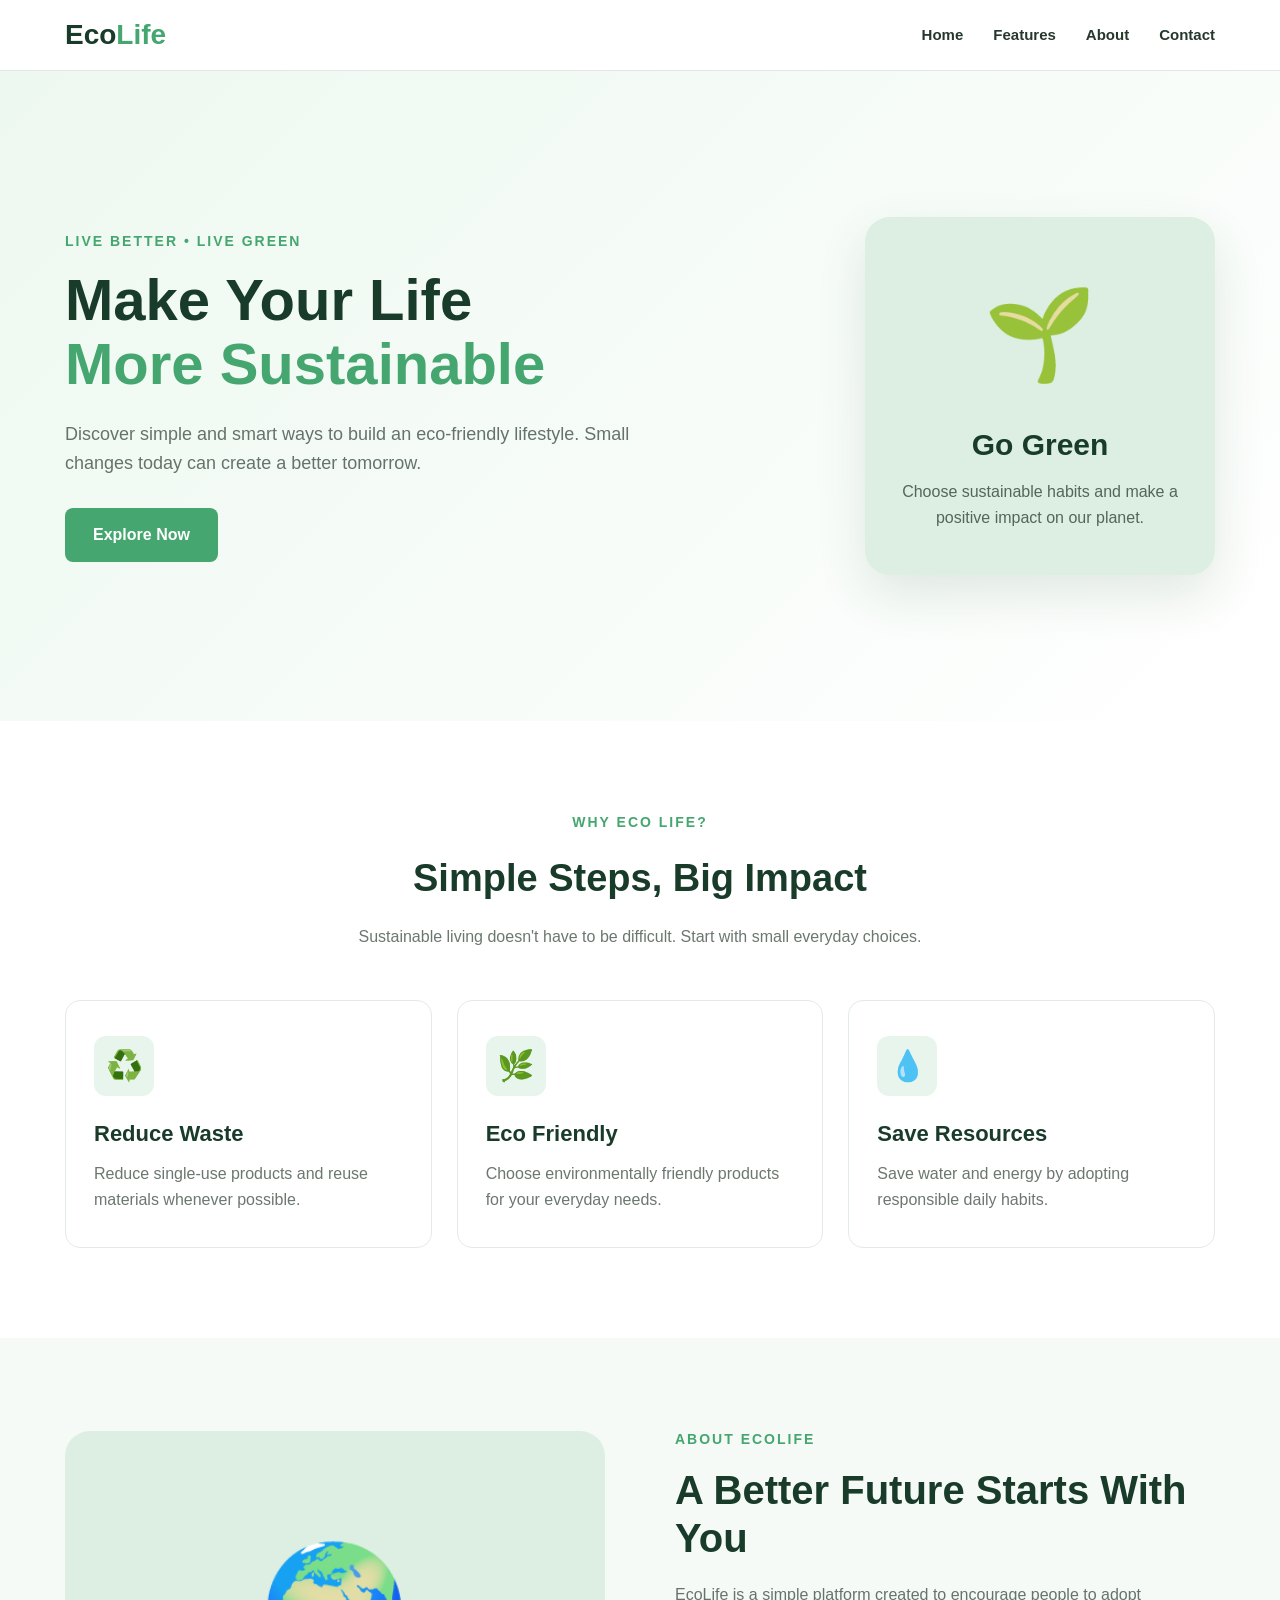
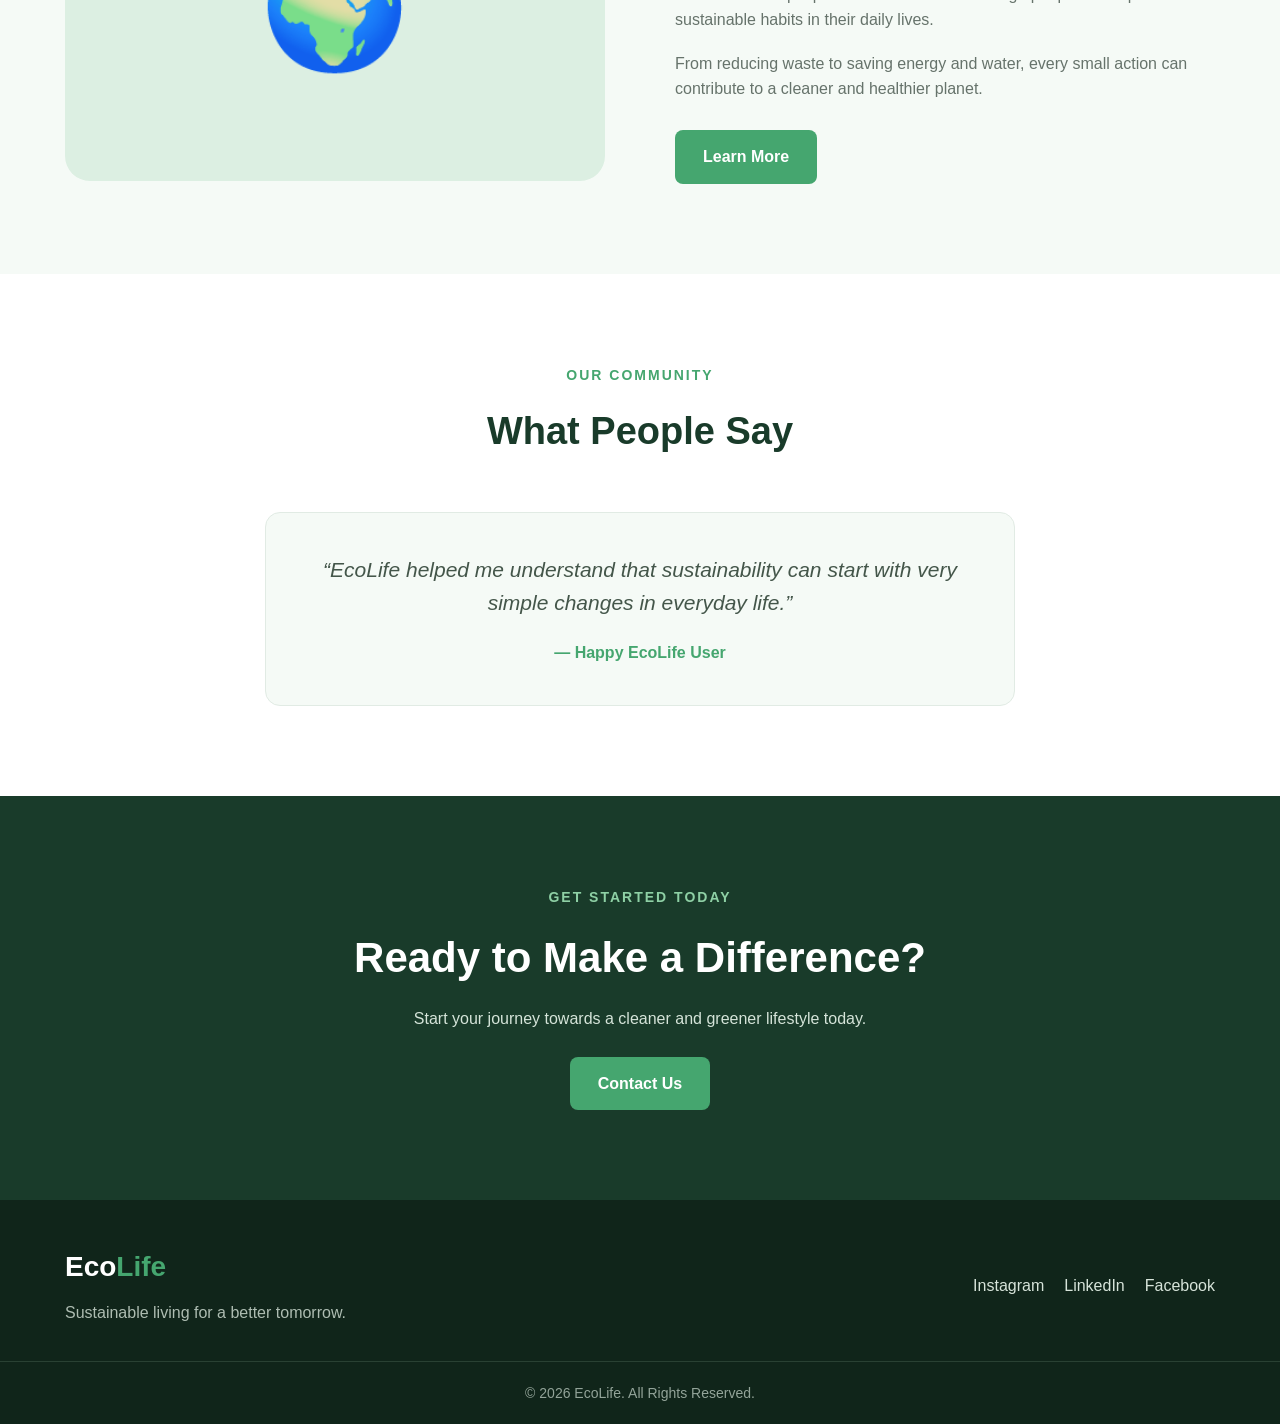
<file: WebDev-L1-LandingPage/index.html>
<!DOCTYPE html>
<html lang="en">
<head>
    <meta charset="UTF-8">
    <meta name="viewport" content="width=device-width, initial-scale=1.0">

    <title>EcoLife - Sustainable Living</title>

    <!-- CSS File -->
    <link rel="stylesheet" href="style.css">
</head>

<body>

    <!-- ================= NAVIGATION BAR ================= -->
    <header class="navbar">
        <div class="container nav-container">

            <a href="#" class="logo">Eco<span>Life</span></a>

            <nav>
                <ul class="nav-links">
                    <li><a href="#home">Home</a></li>
                    <li><a href="#features">Features</a></li>
                    <li><a href="#about">About</a></li>
                    <li><a href="#contact">Contact</a></li>
                </ul>
            </nav>

        </div>
    </header>


    <!-- ================= HERO SECTION ================= -->
    <section id="home" class="hero">

        <div class="container hero-content">

            <div class="hero-text">

                <p class="small-title">LIVE BETTER • LIVE GREEN</p>

                <h1>
                    Make Your Life
                    <span>More Sustainable</span>
                </h1>

                <p class="hero-description">
                    Discover simple and smart ways to build an
                    eco-friendly lifestyle. Small changes today can
                    create a better tomorrow.
                </p>

                <a href="#features" class="btn">
                    Explore Now
                </a>

            </div>

            <div class="hero-card">
                <div class="plant-icon">🌱</div>
                <h2>Go Green</h2>
                <p>
                    Choose sustainable habits and make a positive
                    impact on our planet.
                </p>
            </div>

        </div>

    </section>


    <!-- ================= FEATURES SECTION ================= -->
    <section id="features" class="features section">

        <div class="container">

            <div class="section-heading">
                <p class="small-title">WHY ECO LIFE?</p>

                <h2>Simple Steps, Big Impact</h2>

                <p>
                    Sustainable living doesn't have to be difficult.
                    Start with small everyday choices.
                </p>
            </div>


            <div class="feature-grid">

                <!-- Feature 1 -->
                <div class="feature-card">
                    <div class="feature-icon">♻️</div>

                    <h3>Reduce Waste</h3>

                    <p>
                        Reduce single-use products and reuse
                        materials whenever possible.
                    </p>
                </div>


                <!-- Feature 2 -->
                <div class="feature-card">
                    <div class="feature-icon">🌿</div>

                    <h3>Eco Friendly</h3>

                    <p>
                        Choose environmentally friendly products
                        for your everyday needs.
                    </p>
                </div>


                <!-- Feature 3 -->
                <div class="feature-card">
                    <div class="feature-icon">💧</div>

                    <h3>Save Resources</h3>

                    <p>
                        Save water and energy by adopting
                        responsible daily habits.
                    </p>
                </div>

            </div>

        </div>

    </section>


    <!-- ================= ABOUT SECTION ================= -->
    <section id="about" class="about section">

        <div class="container about-container">

            <div class="about-box">
                <div class="about-symbol">🌍</div>
            </div>

            <div class="about-text">

                <p class="small-title">ABOUT ECOLIFE</p>

                <h2>A Better Future Starts With You</h2>

                <p>
                    EcoLife is a simple platform created to encourage
                    people to adopt sustainable habits in their daily
                    lives.
                </p>

                <p>
                    From reducing waste to saving energy and water,
                    every small action can contribute to a cleaner
                    and healthier planet.
                </p>

                <a href="#contact" class="btn secondary-btn">
                    Learn More
                </a>

            </div>

        </div>

    </section>


    <!-- ================= TESTIMONIAL SECTION ================= -->
    <section class="testimonial section">

        <div class="container">

            <div class="section-heading">

                <p class="small-title">OUR COMMUNITY</p>

                <h2>What People Say</h2>

            </div>

            <div class="testimonial-card">

                <p>
                    “EcoLife helped me understand that sustainability
                    can start with very simple changes in everyday life.”
                </p>

                <h4>— Happy EcoLife User</h4>

            </div>

        </div>

    </section>


    <!-- ================= CONTACT SECTION ================= -->
    <section id="contact" class="contact section">

        <div class="container contact-content">

            <p class="small-title">GET STARTED TODAY</p>

            <h2>Ready to Make a Difference?</h2>

            <p>
                Start your journey towards a cleaner and greener
                lifestyle today.
            </p>

            <a href="mailto:hello@ecolife.com" class="btn">
                Contact Us
            </a>

        </div>

    </section>


    <!-- ================= FOOTER ================= -->
    <footer class="footer">

        <div class="container footer-container">

            <div>
                <a href="#" class="logo footer-logo">
                    Eco<span>Life</span>
                </a>

                <p>
                    Sustainable living for a better tomorrow.
                </p>
            </div>

            <div class="social-links">
                <a href="#">Instagram</a>
                <a href="#">LinkedIn</a>
                <a href="#">Facebook</a>
            </div>

        </div>

        <div class="copyright">
            <p>© 2026 EcoLife. All Rights Reserved.</p>
        </div>

    </footer>

</body>
</html>
</file>
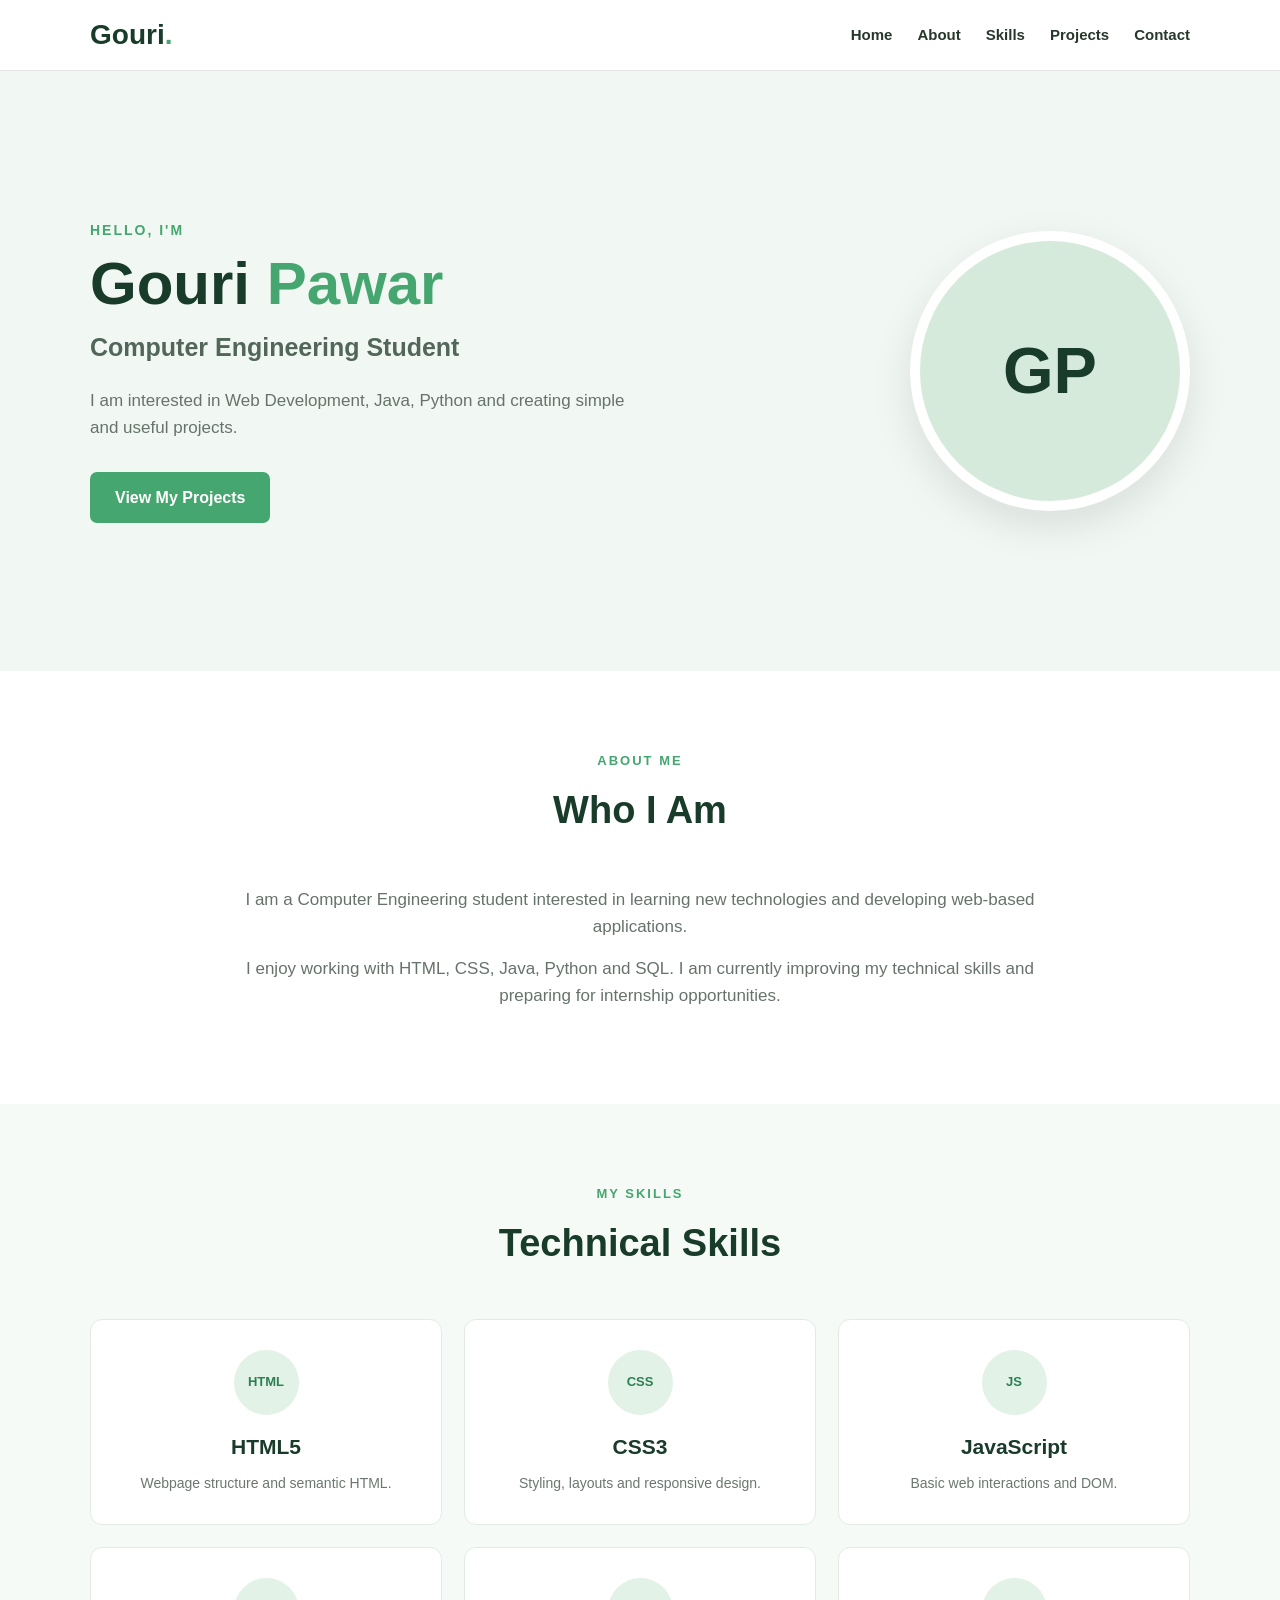
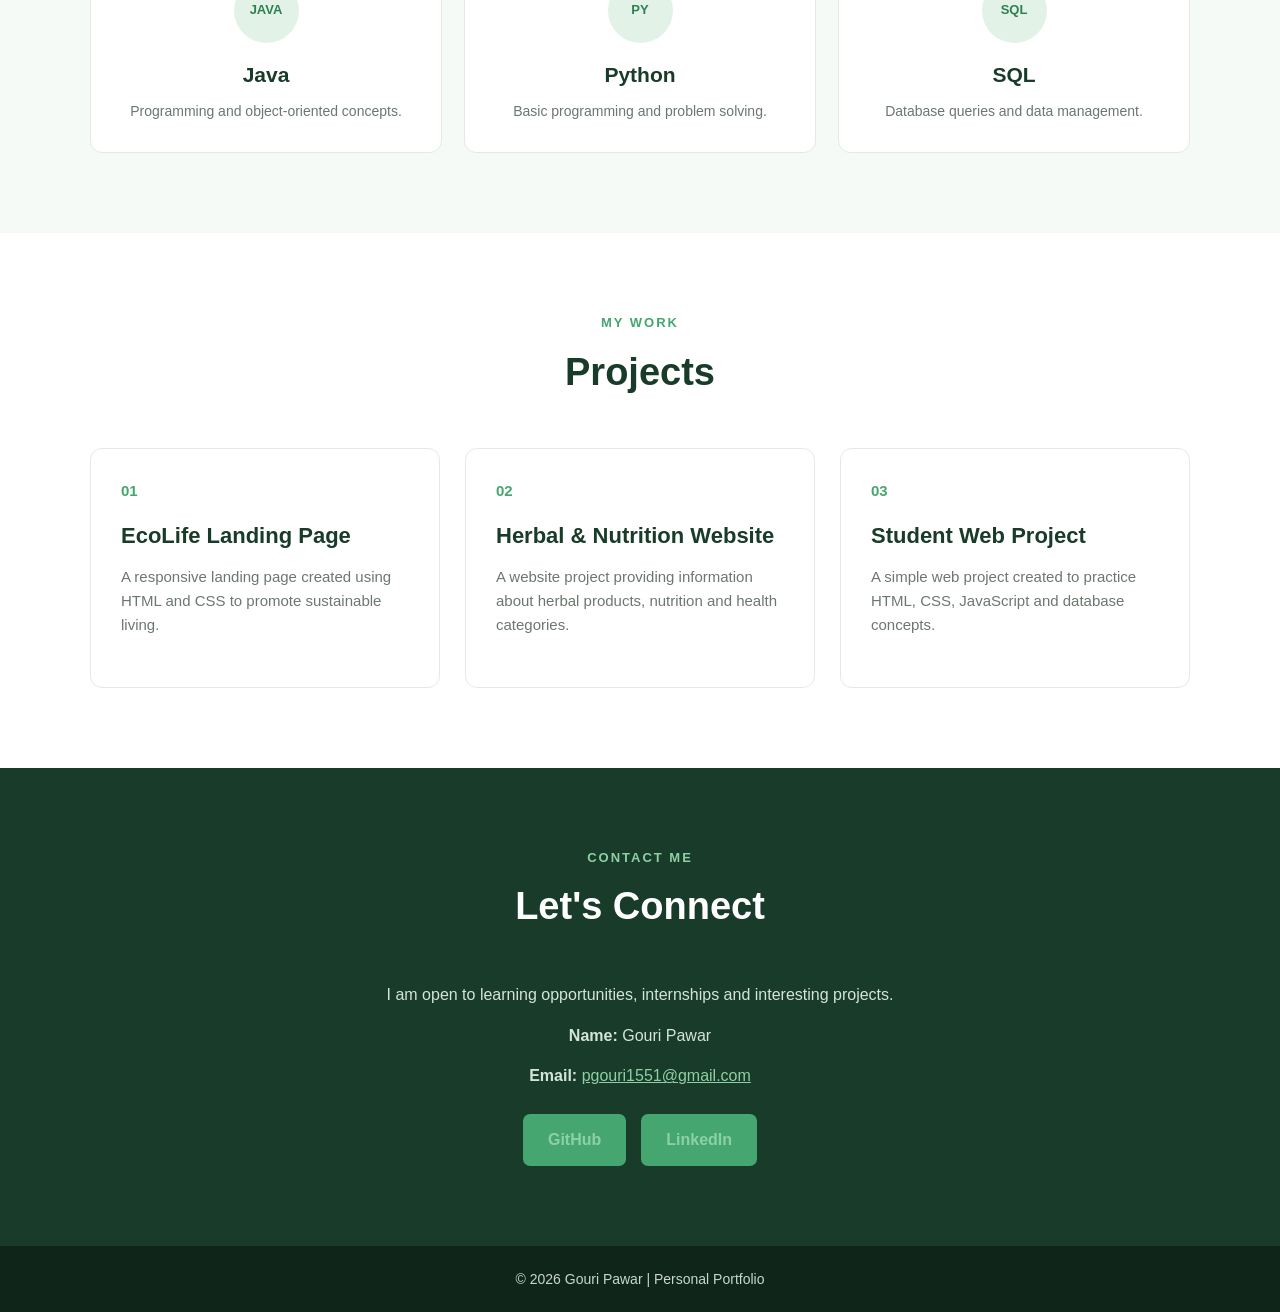
<file: WebDev-L1-Personal Portfolio/index.html>
<!DOCTYPE html>
<html lang="en">
<head>
    <meta charset="UTF-8">
    <meta name="viewport" content="width=device-width, initial-scale=1.0">

    <title>Gouri Pawar | Portfolio</title>

    <link rel="stylesheet" href="style.css">
</head>

<body>

    <!-- Navigation Bar -->
    <header class="navbar">
        <div class="container nav-container">

            <a href="#home" class="logo">Gouri<span>.</span></a>

            <nav>
                <ul class="nav-links">
                    <li><a href="#home">Home</a></li>
                    <li><a href="#about">About</a></li>
                    <li><a href="#skills">Skills</a></li>
                    <li><a href="#projects">Projects</a></li>
                    <li><a href="#contact">Contact</a></li>
                </ul>
            </nav>

        </div>
    </header>


    <!-- Hero Section -->
    <section id="home" class="hero">

        <div class="container hero-content">

            <div class="hero-text">
                <p class="intro">HELLO, I'M</p>

                <h1>Gouri <span>Pawar</span></h1>

                <h2>Computer Engineering Student</h2>

                <p>
                    I am interested in Web Development, Java,
                    Python and creating simple and useful projects.
                </p>

                <a href="#projects" class="btn">View My Projects</a>
            </div>


            <div class="profile">
                <div class="profile-circle">
                    GP
                </div>
            </div>

        </div>

    </section>


    <!-- About Section -->
    <section id="about" class="section about">

        <div class="container">

            <div class="section-title">
                <p>ABOUT ME</p>
                <h2>Who I Am</h2>
            </div>

            <div class="about-content">

                <p>
                    I am a Computer Engineering student interested in
                    learning new technologies and developing web-based
                    applications.
                </p>

                <p>
                    I enjoy working with HTML, CSS, Java, Python and SQL.
                    I am currently improving my technical skills and
                    preparing for internship opportunities.
                </p>

            </div>

        </div>

    </section>


    <!-- Skills Section -->
    <section id="skills" class="section skills">

        <div class="container">

            <div class="section-title">
                <p>MY SKILLS</p>
                <h2>Technical Skills</h2>
            </div>


            <div class="skills-grid">

                <div class="skill-card">
                    <div class="skill-icon">HTML</div>
                    <h3>HTML5</h3>
                    <p>Webpage structure and semantic HTML.</p>
                </div>

                <div class="skill-card">
                    <div class="skill-icon">CSS</div>
                    <h3>CSS3</h3>
                    <p>Styling, layouts and responsive design.</p>
                </div>

                <div class="skill-card">
                    <div class="skill-icon">JS</div>
                    <h3>JavaScript</h3>
                    <p>Basic web interactions and DOM.</p>
                </div>

                <div class="skill-card">
                    <div class="skill-icon">JAVA</div>
                    <h3>Java</h3>
                    <p>Programming and object-oriented concepts.</p>
                </div>

                <div class="skill-card">
                    <div class="skill-icon">PY</div>
                    <h3>Python</h3>
                    <p>Basic programming and problem solving.</p>
                </div>

                <div class="skill-card">
                    <div class="skill-icon">SQL</div>
                    <h3>SQL</h3>
                    <p>Database queries and data management.</p>
                </div>

            </div>

        </div>

    </section>


    <!-- Projects Section -->
    <section id="projects" class="section projects">

        <div class="container">

            <div class="section-title">
                <p>MY WORK</p>
                <h2>Projects</h2>
            </div>


            <div class="project-grid">

                <!-- Project 1 -->
                <div class="project-card">

                    <div class="project-number">01</div>

                    <h3>EcoLife Landing Page</h3>

                    <p>
                        A responsive landing page created using
                        HTML and CSS to promote sustainable living.
                    </p>

                   

                </div>


                <!-- Project 2 -->
                <div class="project-card">

                    <div class="project-number">02</div>

                    <h3>Herbal & Nutrition Website</h3>

                    <p>
                        A website project providing information about
                        herbal products, nutrition and health categories.
                    </p>

                   

                </div>


                <!-- Project 3 -->
                <div class="project-card">

                    <div class="project-number">03</div>

                    <h3>Student Web Project</h3>

                    <p>
                        A simple web project created to practice
                        HTML, CSS, JavaScript and database concepts.
                    </p>

                   

                </div>

            </div>

        </div>

    </section>


    <!-- Contact Section -->
    <section id="contact" class="section contact">

        <div class="container">

            <div class="section-title">
                <p>CONTACT ME</p>
                <h2>Let's Connect</h2>
            </div>


            <div class="contact-box">

                <p>
                    I am open to learning opportunities, internships
                    and interesting projects.
                </p>

                <p>
                    <strong>Name:</strong> Gouri Pawar
                </p>

                <p>
                    <strong>Email:</strong>
                    <a href="pgouri1551@gmail.com">
                        pgouri1551@gmail.com
                    </a>
                </p>

                <div class="contact-links">
                    <a href="#" class="btn">GitHub</a>
                    <a href="#" class="btn">LinkedIn</a>
                </div>

            </div>

        </div>

    </section>


    <!-- Footer -->
    <footer>

        <p>
            © 2026 Gouri Pawar | Personal Portfolio
        </p>

    </footer>


</body>
</html>
</file>
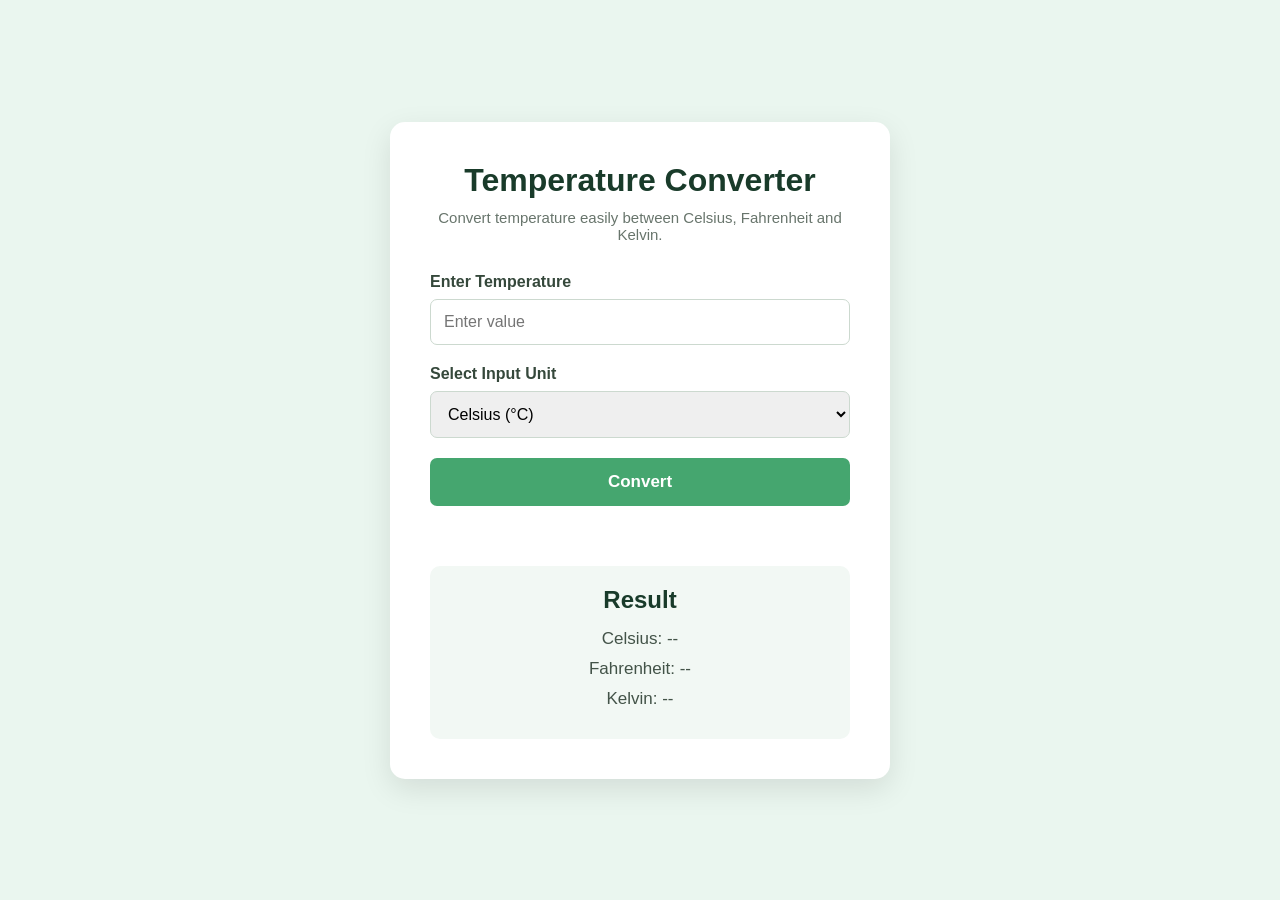
<file: WebDev-L1-Temperature Converter Website/index.html>
<!DOCTYPE html>
<html lang="en">

<head>
    <meta charset="UTF-8">
    <meta name="viewport" content="width=device-width, initial-scale=1.0">

    <title>Temperature Converter</title>

    <link rel="stylesheet" href="style.css">
</head>

<body>

    <div class="container">

        <div class="converter">

            <h1>Temperature Converter</h1>

            <p class="subtitle">
                Convert temperature easily between Celsius, Fahrenheit and Kelvin.
            </p>

            <!-- Temperature Input -->
            <label for="temperature">Enter Temperature</label>

            <input
                type="number"
                id="temperature"
                placeholder="Enter value"
            >

            <!-- Unit Selection -->
            <label for="unit">Select Input Unit</label>

            <select id="unit">
                <option value="celsius">Celsius (°C)</option>
                <option value="fahrenheit">Fahrenheit (°F)</option>
                <option value="kelvin">Kelvin (K)</option>
            </select>

            <!-- Convert Button -->
            <button onclick="convertTemperature()">
                Convert
            </button>

            <!-- Error Message -->
            <p id="error"></p>

            <!-- Result -->
            <div class="result" id="result">

                <h2>Result</h2>

                <p id="celsius">Celsius: --</p>

                <p id="fahrenheit">Fahrenheit: --</p>

                <p id="kelvin">Kelvin: --</p>

            </div>

        </div>

    </div>

    <script src="script.js"></script>

</body>
</html>
</file>
<file: WebDev-L1-LandingPage/style.css>
/* =========================
   GENERAL STYLES
========================= */

* {
    margin: 0;
    padding: 0;
    box-sizing: border-box;
}

html {
    scroll-behavior: smooth;
}

body {
    font-family: Arial, Helvetica, sans-serif;
    line-height: 1.6;
    color: #24352a;
    background-color: #ffffff;
}

.container {
    width: 90%;
    max-width: 1150px;
    margin: auto;
}

.section {
    padding: 90px 0;
}


/* =========================
   NAVIGATION BAR
========================= */

.navbar {
    position: sticky;
    top: 0;
    z-index: 1000;

    background-color: #ffffff;

    border-bottom: 1px solid #e5e5e5;
}

.nav-container {
    min-height: 70px;

    display: flex;
    align-items: center;
    justify-content: space-between;
}

.logo {
    text-decoration: none;

    font-size: 28px;
    font-weight: 800;

    color: #193b2a;
}

.logo span {
    color: #45a66f;
}

.nav-links {
    list-style: none;

    display: flex;
    gap: 30px;
}

.nav-links a {
    text-decoration: none;

    color: #26382c;

    font-size: 15px;
    font-weight: 600;

    transition: 0.3s;
}

.nav-links a:hover {
    color: #45a66f;
}


/* =========================
   HERO SECTION
========================= */

.hero {
    min-height: 650px;

    display: flex;
    align-items: center;

    background: linear-gradient(
        135deg,
        #edf8f0,
        #ffffff
    );
}

.hero-content {
    display: flex;
    align-items: center;
    justify-content: space-between;

    gap: 60px;
}

.hero-text {
    flex: 1;
}

.small-title {
    color: #45a66f;

    font-size: 14px;
    font-weight: 700;

    letter-spacing: 2px;

    margin-bottom: 15px;
}

.hero h1 {
    font-size: 58px;
    line-height: 1.1;

    margin-bottom: 25px;

    color: #193b2a;
}

.hero h1 span {
    display: block;
    color: #45a66f;
}

.hero-description {
    max-width: 580px;

    color: #65736a;

    font-size: 18px;

    margin-bottom: 30px;
}


/* =========================
   BUTTON
========================= */

.btn {
    display: inline-block;

    padding: 14px 28px;

    border-radius: 8px;

    background-color: #45a66f;
    color: #ffffff;

    text-decoration: none;

    font-weight: 700;

    transition: 0.3s;
}

.btn:hover {
    background-color: #2e8053;
    transform: translateY(-2px);
}


/* =========================
   HERO CARD
========================= */

.hero-card {
    width: 350px;
    min-height: 350px;

    padding: 45px 35px;

    border-radius: 25px;

    background-color: #dcefe2;

    display: flex;
    flex-direction: column;

    align-items: center;
    justify-content: center;

    text-align: center;

    box-shadow: 0 20px 50px rgba(30, 80, 50, 0.12);
}

.plant-icon {
    font-size: 90px;

    margin-bottom: 15px;
}

.hero-card h2 {
    font-size: 30px;

    color: #193b2a;

    margin-bottom: 10px;
}

.hero-card p {
    color: #53665a;
}


/* =========================
   SECTION HEADING
========================= */

.section-heading {
    text-align: center;

    max-width: 650px;

    margin: 0 auto 50px;
}

.section-heading h2 {
    font-size: 38px;

    color: #193b2a;

    margin-bottom: 15px;
}

.section-heading > p:last-child {
    color: #6b776f;
}


/* =========================
   FEATURES
========================= */

.features {
    background-color: #ffffff;
}

.feature-grid {
    display: grid;

    grid-template-columns: repeat(3, 1fr);

    gap: 25px;
}

.feature-card {
    padding: 35px 28px;

    border: 1px solid #e4ebe6;

    border-radius: 15px;

    background-color: #ffffff;

    transition: 0.3s;
}

.feature-card:hover {
    transform: translateY(-8px);

    box-shadow: 0 15px 35px rgba(0, 0, 0, 0.08);
}

.feature-icon {
    width: 60px;
    height: 60px;

    display: flex;
    align-items: center;
    justify-content: center;

    border-radius: 12px;

    background-color: #e8f5ec;

    font-size: 30px;

    margin-bottom: 20px;
}

.feature-card h3 {
    font-size: 22px;

    color: #193b2a;

    margin-bottom: 10px;
}

.feature-card p {
    color: #6b776f;
}


/* =========================
   ABOUT
========================= */

.about {
    background-color: #f5faf6;
}

.about-container {
    display: flex;

    align-items: center;

    gap: 70px;
}

.about-box {
    flex: 1;

    min-height: 350px;

    border-radius: 25px;

    background-color: #dcefe2;

    display: flex;

    align-items: center;
    justify-content: center;
}

.about-symbol {
    font-size: 120px;
}

.about-text {
    flex: 1;
}

.about-text h2 {
    font-size: 40px;

    line-height: 1.2;

    color: #193b2a;

    margin-bottom: 20px;
}

.about-text p:not(.small-title) {
    color: #66736b;

    margin-bottom: 18px;
}

.secondary-btn {
    margin-top: 10px;
}


/* =========================
   TESTIMONIAL
========================= */

.testimonial {
    background-color: #ffffff;
}

.testimonial-card {
    max-width: 750px;

    margin: auto;

    padding: 40px;

    text-align: center;

    border-radius: 15px;

    background-color: #f5faf6;

    border: 1px solid #e1ebe4;
}

.testimonial-card p {
    font-size: 21px;

    font-style: italic;

    color: #44564a;

    margin-bottom: 20px;
}

.testimonial-card h4 {
    color: #45a66f;
}


/* =========================
   CONTACT
========================= */

.contact {
    background-color: #193b2a;

    text-align: center;

    color: #ffffff;
}

.contact-content {
    max-width: 700px;
}

.contact .small-title {
    color: #8ed0a5;
}

.contact h2 {
    font-size: 42px;

    margin-bottom: 15px;
}

.contact p:not(.small-title) {
    color: #d5e4d9;

    margin-bottom: 25px;
}


/* =========================
   FOOTER
========================= */

.footer {
    background-color: #10251a;

    color: #d7e4da;

    padding-top: 45px;
}

.footer-container {
    display: flex;

    justify-content: space-between;

    align-items: center;

    gap: 30px;
}

.footer-logo {
    color: #ffffff;

    display: inline-block;

    margin-bottom: 10px;
}

.footer-container p {
    color: #aebdb2;
}

.social-links {
    display: flex;

    gap: 20px;
}

.social-links a {
    text-decoration: none;

    color: #d7e4da;

    transition: 0.3s;
}

.social-links a:hover {
    color: #70c58f;
}

.copyright {
    text-align: center;

    border-top: 1px solid #294133;

    margin-top: 35px;

    padding: 20px;
}

.copyright p {
    color: #93a499;

    font-size: 14px;
}


/* =========================
   RESPONSIVE DESIGN
========================= */

@media (max-width: 850px) {

    .hero-content {
        flex-direction: column;

        text-align: center;

        padding: 70px 0;
    }

    .hero {
        min-height: auto;
    }

    .hero-description {
        margin-left: auto;
        margin-right: auto;
    }

    .hero-card {
        width: 100%;
        max-width: 400px;
    }

    .hero h1 {
        font-size: 45px;
    }

    .feature-grid {
        grid-template-columns: 1fr;
    }

    .about-container {
        flex-direction: column;
    }

    .about-box {
        width: 100%;
    }

    .about-text {
        text-align: center;
    }

    .footer-container {
        flex-direction: column;

        text-align: center;
    }
}


@media (max-width: 600px) {

    .nav-container {
        flex-direction: column;

        padding: 15px 0;

        gap: 12px;
    }

    .nav-links {
        gap: 15px;

        flex-wrap: wrap;

        justify-content: center;
    }

    .nav-links a {
        font-size: 13px;
    }

    .hero h1 {
        font-size: 38px;
    }

    .hero-description {
        font-size: 16px;
    }

    .section {
        padding: 65px 0;
    }

    .section-heading h2 {
        font-size: 32px;
    }

    .about-text h2 {
        font-size: 32px;
    }

    .contact h2 {
        font-size: 32px;
    }

    .social-links {
        flex-wrap: wrap;

        justify-content: center;
    }
}
</file>
<file: WebDev-L1-Personal Portfolio/style.css>
/* =========================
   GENERAL
========================= */

* {
    margin: 0;
    padding: 0;
    box-sizing: border-box;
}

html {
    scroll-behavior: smooth;
}

body {
    font-family: Arial, Helvetica, sans-serif;
    line-height: 1.6;
    color: #24352a;
    background: #ffffff;
}

.container {
    width: 90%;
    max-width: 1100px;
    margin: auto;
}

.section {
    padding: 80px 0;
}


/* =========================
   NAVBAR
========================= */

.navbar {
    position: sticky;
    top: 0;
    z-index: 1000;

    background: #ffffff;

    border-bottom: 1px solid #e5e5e5;
}

.nav-container {
    min-height: 70px;

    display: flex;
    align-items: center;
    justify-content: space-between;
}

.logo {
    text-decoration: none;
    font-size: 28px;
    font-weight: bold;
    color: #193b2a;
}

.logo span {
    color: #45a66f;
}

.nav-links {
    list-style: none;

    display: flex;
    gap: 25px;
}

.nav-links a {
    text-decoration: none;
    color: #26382c;

    font-size: 15px;
    font-weight: bold;

    transition: 0.3s;
}

.nav-links a:hover {
    color: #45a66f;
}


/* =========================
   HERO
========================= */

.hero {
    min-height: 600px;

    display: flex;
    align-items: center;

    background: #f1f8f3;
}

.hero-content {
    display: flex;
    align-items: center;
    justify-content: space-between;

    gap: 60px;
}

.hero-text {
    flex: 1;
}

.intro {
    color: #45a66f;

    font-size: 14px;
    font-weight: bold;

    letter-spacing: 2px;

    margin-bottom: 10px;
}

.hero h1 {
    font-size: 60px;
    line-height: 1.1;

    color: #193b2a;

    margin-bottom: 10px;
}

.hero h1 span {
    color: #45a66f;
}

.hero h2 {
    font-size: 25px;

    color: #52665a;

    margin-bottom: 20px;
}

.hero-text > p:last-of-type {
    max-width: 550px;

    color: #66736b;

    font-size: 17px;

    margin-bottom: 30px;
}


/* =========================
   BUTTON
========================= */

.btn {
    display: inline-block;

    padding: 13px 25px;

    background: #45a66f;
    color: white;

    border-radius: 7px;

    text-decoration: none;

    font-weight: bold;

    transition: 0.3s;
}

.btn:hover {
    background: #2e8053;
    transform: translateY(-2px);
}


/* =========================
   PROFILE
========================= */

.profile {
    display: flex;
    justify-content: center;
    align-items: center;
}

.profile-circle {
    width: 280px;
    height: 280px;

    border-radius: 50%;

    display: flex;
    align-items: center;
    justify-content: center;

    background: #d6eadc;

    border: 10px solid #ffffff;

    box-shadow: 0 15px 40px rgba(0, 0, 0, 0.10);

    color: #193b2a;

    font-size: 65px;
    font-weight: bold;
}


/* =========================
   SECTION TITLE
========================= */

.section-title {
    text-align: center;

    margin-bottom: 45px;
}

.section-title p {
    color: #45a66f;

    font-size: 13px;
    font-weight: bold;

    letter-spacing: 2px;

    margin-bottom: 8px;
}

.section-title h2 {
    font-size: 38px;

    color: #193b2a;
}


/* =========================
   ABOUT
========================= */

.about {
    background: #ffffff;
}

.about-content {
    max-width: 800px;

    margin: auto;

    text-align: center;
}

.about-content p {
    color: #66736b;

    font-size: 17px;

    margin-bottom: 15px;
}


/* =========================
   SKILLS
========================= */

.skills {
    background: #f5faf6;
}

.skills-grid {
    display: grid;

    grid-template-columns: repeat(3, 1fr);

    gap: 22px;
}

.skill-card {
    padding: 30px 20px;

    background: #ffffff;

    border: 1px solid #e1ebe4;

    border-radius: 12px;

    text-align: center;

    transition: 0.3s;
}

.skill-card:hover {
    transform: translateY(-6px);

    box-shadow: 0 12px 30px rgba(0, 0, 0, 0.08);
}

.skill-icon {
    width: 65px;
    height: 65px;

    margin: 0 auto 15px;

    display: flex;
    align-items: center;
    justify-content: center;

    border-radius: 50%;

    background: #e2f2e7;

    color: #2e8053;

    font-size: 13px;
    font-weight: bold;
}

.skill-card h3 {
    color: #193b2a;

    font-size: 21px;

    margin-bottom: 8px;
}

.skill-card p {
    color: #6b776f;

    font-size: 14px;
}


/* =========================
   PROJECTS
========================= */

.projects {
    background: #ffffff;
}

.project-grid {
    display: grid;

    grid-template-columns: repeat(3, 1fr);

    gap: 25px;
}

.project-card {
    padding: 30px;

    border-radius: 12px;

    border: 1px solid #e1ebe4;

    background: #ffffff;

    transition: 0.3s;
}

.project-card:hover {
    transform: translateY(-7px);

    box-shadow: 0 12px 30px rgba(0, 0, 0, 0.08);
}

.project-number {
    color: #45a66f;

    font-size: 15px;
    font-weight: bold;

    margin-bottom: 15px;
}

.project-card h3 {
    color: #193b2a;

    font-size: 22px;

    margin-bottom: 12px;
}

.project-card p {
    color: #6b776f;

    font-size: 15px;

    margin-bottom: 20px;
}

.project-link {
    color: #45a66f;

    text-decoration: none;

    font-weight: bold;
}

.project-link:hover {
    text-decoration: underline;
}


/* =========================
   CONTACT
========================= */

.contact {
    background: #193b2a;

    color: white;
}

.contact .section-title p {
    color: #8ed0a5;
}

.contact .section-title h2 {
    color: white;
}

.contact-box {
    max-width: 650px;

    margin: auto;

    text-align: center;
}

.contact-box > p {
    margin-bottom: 15px;

    color: #d5e4d9;
}

.contact-box a {
    color: #8ed0a5;
}

.contact-links {
    margin-top: 25px;

    display: flex;

    justify-content: center;

    gap: 15px;
}


/* =========================
   FOOTER
========================= */

footer {
    padding: 22px;

    text-align: center;

    background: #10251a;

    color: #c8d7cc;

    font-size: 14px;
}


/* =========================
   RESPONSIVE DESIGN
========================= */

@media (max-width: 800px) {

    .hero-content {
        flex-direction: column;

        text-align: center;

        padding: 70px 0;
    }

    .hero h1 {
        font-size: 48px;
    }

    .hero-text > p:last-of-type {
        margin-left: auto;
        margin-right: auto;
    }

    .skills-grid,
    .project-grid {
        grid-template-columns: 1fr 1fr;
    }

    .profile-circle {
        width: 230px;
        height: 230px;
    }
}


@media (max-width: 600px) {

    .nav-container {
        flex-direction: column;

        padding: 15px 0;

        gap: 10px;
    }

    .nav-links {
        gap: 13px;

        flex-wrap: wrap;

        justify-content: center;
    }

    .nav-links a {
        font-size: 13px;
    }

    .hero h1 {
        font-size: 40px;
    }

    .hero h2 {
        font-size: 20px;
    }

    .section {
        padding: 60px 0;
    }

    .section-title h2 {
        font-size: 32px;
    }

    .skills-grid,
    .project-grid {
        grid-template-columns: 1fr;
    }

    .contact-links {
        flex-direction: column;

        align-items: center;
    }
}
</file>
<file: WebDev-L1-Temperature Converter Website/style.css>
* {
    margin: 0;
    padding: 0;
    box-sizing: border-box;
}

body {
    font-family: Arial, Helvetica, sans-serif;

    min-height: 100vh;

    display: flex;
    justify-content: center;
    align-items: center;

    background: #eaf6ef;

    color: #24352a;
}

.container {
    width: 90%;
    max-width: 500px;
}

.converter {
    background: white;

    padding: 40px;

    border-radius: 15px;

    box-shadow: 0 10px 30px rgba(0, 0, 0, 0.10);
}

h1 {
    text-align: center;

    color: #193b2a;

    font-size: 32px;

    margin-bottom: 10px;
}

.subtitle {
    text-align: center;

    color: #68756c;

    font-size: 15px;

    margin-bottom: 30px;
}

label {
    display: block;

    font-weight: bold;

    margin-bottom: 8px;

    color: #35483b;
}

input,
select {
    width: 100%;

    padding: 13px;

    margin-bottom: 20px;

    border: 1px solid #ccd9cf;

    border-radius: 7px;

    font-size: 16px;

    outline: none;
}

input:focus,
select:focus {
    border-color: #45a66f;
}

button {
    width: 100%;

    padding: 14px;

    border: none;

    border-radius: 7px;

    background: #45a66f;

    color: white;

    font-size: 17px;

    font-weight: bold;

    cursor: pointer;

    transition: 0.3s;
}

button:hover {
    background: #2e8053;
}

#error {
    color: #d93636;

    text-align: center;

    font-size: 14px;

    margin-top: 15px;

    min-height: 20px;
}

.result {
    margin-top: 25px;

    padding: 20px;

    background: #f2f8f4;

    border-radius: 10px;

    text-align: center;
}

.result h2 {
    color: #193b2a;

    margin-bottom: 15px;
}

.result p {
    color: #435348;

    font-size: 17px;

    margin: 10px 0;
}


/* Mobile Responsive */

@media (max-width: 500px) {

    .converter {
        padding: 25px;
    }

    h1 {
        font-size: 27px;
    }

    .subtitle {
        font-size: 14px;
    }
}
</file>
